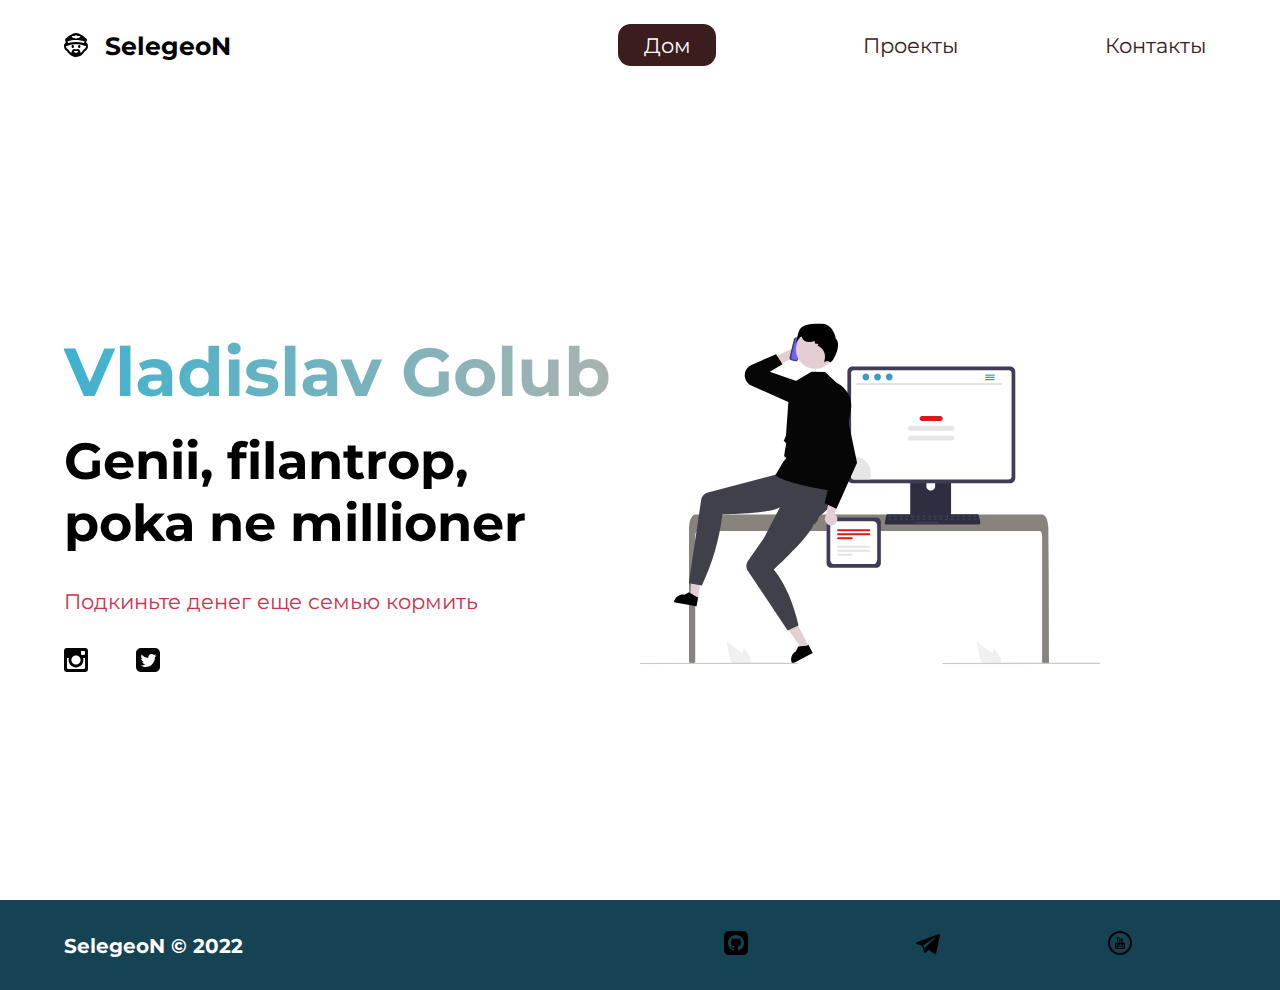
<file: index.html>
<!DOCTYPE html>
<html lang="ru">
    <head>
        <meta charset="UTF-8">
        <meta http-equiv="X-UA-Compatible" content="IE=edge">
        <meta name="viewport" content="width=device-width, initial-scale=1.0">
        <meta name="description" content="Ну приветики зайчики!)">
        <meta name="robots" content="index,follow">
        <link rel="icon" href="icons/iconmonstr-car-4.svg">
        <link rel="stylesheet" href="styles/style.css">
        <link rel="preconnect" href="https://fonts.googleapis.com">
        <link rel="preconnect" href="https://fonts.gstatic.com" crossorigin>
        <link href="https://fonts.googleapis.com/css2?family=Montserrat:wght@100&display=swap" rel="stylesheet">
    </head>
    <body>
        <header class="main-head">
            <nav>
                <div class="logo">
                    <img src="icons/iconmonstr-airport-20.svg" alt="captainlook">
                    <h1>SelegeoN</h1>
                </div>
                <ul>
                    <li>
                        <a class="active" href="index.html">Дом</a>
                    </li>
                    <li>
                        <a href="projects/index.html">Проекты</a>
                    </li>
                    <li>
                        <a href="contact/index.html">Контакты</a>
                    </li>
                </ul>
            </nav>
        </header>
        <section class="intro">
            <div class="intro-text">
                <h2>
                    Vladislav Golub
                </h2>
                <h3>
                    Genii, filantrop, <br> poka ne millioner
                </h3>
                <p>Подкиньте денег еще семью кормить
                </p>
                <div class="intro-social">
                    <a target="_blank" href="https://www.twitch.tv/n3koglai">
                        <img src="icons/iconmonstr-instagram-6.svg" alt="inst">
                    </a>
                    <!-- Добавить лого -->
                    <a target="_blank" href="https://twitter.com/elonmusk">
                        <img src="icons/iconmonstr-twitter-3.svg" alt="twitter">
                    </a>
                </div>
            </div>
            <div class="intro-images">
                <svg width="811" height="600" viewBox="0 0 811 600" fill="none" xmlns="http://www.w3.org/2000/svg">
                    <g id="undraw_on_the_office_re_cxds 1" clip-path="url(#clip0_1_2)">
                    <path id="Vector" d="M707.724 374.684C707.724 369.324 705.924 364.975 703.714 364.965H101.224C99.0036 364.975 97.2136 369.324 97.2036 374.684V595.327C97.2037 595.825 97.0185 596.305 96.6842 596.674C96.3498 597.042 95.8902 597.273 95.3949 597.321C93.7778 597.476 92.1607 597.621 90.5436 597.755C90.5036 597.755 90.4636 597.764 90.4236 597.764C89.5436 597.844 88.6636 597.904 87.7836 597.975H87.7736C87.321 597.138 86.8735 596.293 86.4314 595.442C86.2818 595.155 86.2037 594.836 86.2036 594.513V362.074C86.2036 360.594 86.2636 359.105 86.3636 357.635C86.5064 355.616 86.7567 353.606 87.1136 351.615C88.8036 342.325 92.6236 336.035 96.9636 336.015H707.964C708.597 336.019 709.223 336.151 709.804 336.404C710.656 336.782 711.427 337.322 712.074 337.994C712.951 338.906 713.701 339.932 714.304 341.044C716.444 344.814 717.974 350.434 718.514 356.974C718.514 357.034 718.524 357.094 718.524 357.154C718.664 358.775 718.734 360.424 718.724 362.074L718.864 383.504L718.954 396.284L719.224 436.384L719.324 450.624L719.764 596.824C719.764 597.355 719.553 597.864 719.178 598.239C718.803 598.614 718.294 598.824 717.764 598.824H709.724C709.193 598.824 708.684 598.614 708.309 598.239C707.934 597.864 707.724 597.355 707.724 596.824V374.684Z" fill="#88847D"/>
                    <path id="Vector_2" d="M544.008 235.739H479.088C478.17 235.74 477.29 236.106 476.641 236.756C475.993 237.407 475.629 238.288 475.63 239.206V341.76H547.475V239.206C547.475 238.751 547.386 238.3 547.212 237.879C547.038 237.458 546.782 237.076 546.46 236.754C546.138 236.432 545.756 236.176 545.335 236.002C544.914 235.828 544.463 235.739 544.008 235.739ZM511.766 294.008C509.736 293.999 507.792 293.188 506.356 291.753C504.921 290.317 504.11 288.373 504.101 286.343V274.514C504.103 272.482 504.912 270.535 506.349 269.099C507.786 267.663 509.735 266.857 511.766 266.857C513.798 266.857 515.747 267.663 517.184 269.099C518.621 270.535 519.43 272.482 519.432 274.514V286.343C519.423 288.373 518.612 290.317 517.177 291.753C515.741 293.188 513.797 293.999 511.766 294.008Z" fill="#2F2E41"/>
                    <path id="Vector_3" d="M475.407 338.479V348.374C475.408 348.886 475.612 349.378 475.975 349.74C476.337 350.103 476.829 350.307 477.341 350.308H545.764C546.276 350.306 546.766 350.101 547.129 349.739C547.491 349.377 547.696 348.886 547.698 348.374V338.479H475.407Z" fill="#3F3D56"/>
                    <path id="Vector_4" d="M651.508 75.6926H374.003C371.619 75.6964 369.334 76.6452 367.648 78.331C365.962 80.0169 365.013 82.3024 365.009 84.6866V271.948C365.012 274.333 365.96 276.619 367.646 278.305C369.332 279.991 371.619 280.94 374.003 280.942H651.508C653.893 280.94 656.179 279.991 657.866 278.305C659.552 276.619 660.5 274.333 660.502 271.948V84.6866C660.499 82.3024 659.55 80.0169 657.864 78.331C656.178 76.6452 653.892 75.6964 651.508 75.6926Z" fill="#3F3D56"/>
                    <path id="Vector_5" d="M649.192 82.1888H376.322C375.045 82.1916 373.822 82.7006 372.92 83.6042C372.019 84.5078 371.512 85.7322 371.512 87.0088V269.629C371.514 270.904 372.022 272.126 372.923 273.028C373.825 273.929 375.047 274.437 376.322 274.439H649.192C650.467 274.437 651.689 273.929 652.591 273.028C653.492 272.126 654 270.904 654.002 269.629V87.0088C654.002 85.7322 653.495 84.5078 652.594 83.6042C651.692 82.7006 650.469 82.1916 649.192 82.1888Z" fill="white"/>
                    <path id="Vector_6" d="M596.042 353.751H433.699C433.254 353.751 432.816 353.652 432.414 353.461C432.013 353.27 431.66 352.991 431.38 352.646C431.1 352.301 430.9 351.898 430.796 351.466C430.691 351.034 430.685 350.584 430.776 350.15L433.295 338.186C433.439 337.516 433.807 336.916 434.338 336.485C434.87 336.054 435.533 335.817 436.217 335.815H593.523C594.207 335.817 594.87 336.054 595.402 336.485C595.933 336.916 596.301 337.516 596.445 338.186L598.964 350.15C599.055 350.584 599.049 351.034 598.944 351.466C598.84 351.898 598.64 352.301 598.36 352.646C598.08 352.991 597.727 353.27 597.326 353.461C596.925 353.652 596.486 353.751 596.041 353.751H596.042Z" fill="#2F2E41"/>
                    <path id="Vector_7" d="M441.882 337.969H437.858C437.589 337.969 437.37 338.187 437.37 338.457V340.481C437.37 340.75 437.589 340.969 437.858 340.969H441.882C442.152 340.969 442.37 340.75 442.37 340.481V338.457C442.37 338.187 442.152 337.969 441.882 337.969Z" fill="#3F3D56"/>
                    <path id="Vector_8" d="M451.882 337.969H447.858C447.589 337.969 447.37 338.187 447.37 338.457V340.481C447.37 340.75 447.589 340.969 447.858 340.969H451.882C452.152 340.969 452.37 340.75 452.37 340.481V338.457C452.37 338.187 452.152 337.969 451.882 337.969Z" fill="#3F3D56"/>
                    <path id="Vector_9" d="M461.882 337.969H457.858C457.589 337.969 457.37 338.187 457.37 338.457V340.481C457.37 340.75 457.589 340.969 457.858 340.969H461.882C462.152 340.969 462.37 340.75 462.37 340.481V338.457C462.37 338.187 462.152 337.969 461.882 337.969Z" fill="#3F3D56"/>
                    <path id="Vector_10" d="M471.882 337.969H467.858C467.589 337.969 467.37 338.187 467.37 338.457V340.481C467.37 340.75 467.589 340.969 467.858 340.969H471.882C472.152 340.969 472.37 340.75 472.37 340.481V338.457C472.37 338.187 472.152 337.969 471.882 337.969Z" fill="#3F3D56"/>
                    <path id="Vector_11" d="M481.882 337.969H477.858C477.589 337.969 477.37 338.187 477.37 338.457V340.481C477.37 340.75 477.589 340.969 477.858 340.969H481.882C482.152 340.969 482.37 340.75 482.37 340.481V338.457C482.37 338.187 482.152 337.969 481.882 337.969Z" fill="#3F3D56"/>
                    <path id="Vector_12" d="M491.882 337.969H487.858C487.589 337.969 487.37 338.187 487.37 338.457V340.481C487.37 340.75 487.589 340.969 487.858 340.969H491.882C492.152 340.969 492.37 340.75 492.37 340.481V338.457C492.37 338.187 492.152 337.969 491.882 337.969Z" fill="#3F3D56"/>
                    <path id="Vector_13" d="M501.882 337.969H497.858C497.589 337.969 497.37 338.187 497.37 338.457V340.481C497.37 340.75 497.589 340.969 497.858 340.969H501.882C502.152 340.969 502.37 340.75 502.37 340.481V338.457C502.37 338.187 502.152 337.969 501.882 337.969Z" fill="#3F3D56"/>
                    <path id="Vector_14" d="M511.882 337.969H507.858C507.589 337.969 507.37 338.187 507.37 338.457V340.481C507.37 340.75 507.589 340.969 507.858 340.969H511.882C512.152 340.969 512.37 340.75 512.37 340.481V338.457C512.37 338.187 512.152 337.969 511.882 337.969Z" fill="#3F3D56"/>
                    <path id="Vector_15" d="M521.882 337.969H517.858C517.589 337.969 517.37 338.187 517.37 338.457V340.481C517.37 340.75 517.589 340.969 517.858 340.969H521.882C522.152 340.969 522.37 340.75 522.37 340.481V338.457C522.37 338.187 522.152 337.969 521.882 337.969Z" fill="#3F3D56"/>
                    <path id="Vector_16" d="M531.882 337.969H527.858C527.589 337.969 527.37 338.187 527.37 338.457V340.481C527.37 340.75 527.589 340.969 527.858 340.969H531.882C532.152 340.969 532.37 340.75 532.37 340.481V338.457C532.37 338.187 532.152 337.969 531.882 337.969Z" fill="#3F3D56"/>
                    <path id="Vector_17" d="M541.882 337.969H537.858C537.589 337.969 537.37 338.187 537.37 338.457V340.481C537.37 340.75 537.589 340.969 537.858 340.969H541.882C542.152 340.969 542.37 340.75 542.37 340.481V338.457C542.37 338.187 542.152 337.969 541.882 337.969Z" fill="#3F3D56"/>
                    <path id="Vector_18" d="M551.882 337.969H547.858C547.589 337.969 547.37 338.187 547.37 338.457V340.481C547.37 340.75 547.589 340.969 547.858 340.969H551.882C552.152 340.969 552.37 340.75 552.37 340.481V338.457C552.37 338.187 552.152 337.969 551.882 337.969Z" fill="#3F3D56"/>
                    <path id="Vector_19" d="M561.882 337.969H557.858C557.589 337.969 557.37 338.187 557.37 338.457V340.481C557.37 340.75 557.589 340.969 557.858 340.969H561.882C562.152 340.969 562.37 340.75 562.37 340.481V338.457C562.37 338.187 562.152 337.969 561.882 337.969Z" fill="#3F3D56"/>
                    <path id="Vector_20" d="M571.882 337.969H567.858C567.589 337.969 567.37 338.187 567.37 338.457V340.481C567.37 340.75 567.589 340.969 567.858 340.969H571.882C572.152 340.969 572.37 340.75 572.37 340.481V338.457C572.37 338.187 572.152 337.969 571.882 337.969Z" fill="#3F3D56"/>
                    <path id="Vector_21" d="M581.882 337.969H577.858C577.589 337.969 577.37 338.187 577.37 338.457V340.481C577.37 340.75 577.589 340.969 577.858 340.969H581.882C582.152 340.969 582.37 340.75 582.37 340.481V338.457C582.37 338.187 582.152 337.969 581.882 337.969Z" fill="#3F3D56"/>
                    <path id="Vector_22" d="M591.882 337.969H587.858C587.589 337.969 587.37 338.187 587.37 338.457V340.481C587.37 340.75 587.589 340.969 587.858 340.969H591.882C592.152 340.969 592.37 340.75 592.37 340.481V338.457C592.37 338.187 592.152 337.969 591.882 337.969Z" fill="#3F3D56"/>
                    <path id="Vector_23" d="M441.764 342.969H437.74C437.471 342.969 437.252 343.187 437.252 343.457V345.481C437.252 345.75 437.471 345.969 437.74 345.969H441.764C442.033 345.969 442.252 345.75 442.252 345.481V343.457C442.252 343.187 442.033 342.969 441.764 342.969Z" fill="#3F3D56"/>
                    <path id="Vector_24" d="M451.764 342.969H447.74C447.471 342.969 447.252 343.187 447.252 343.457V345.481C447.252 345.75 447.471 345.969 447.74 345.969H451.764C452.033 345.969 452.252 345.75 452.252 345.481V343.457C452.252 343.187 452.033 342.969 451.764 342.969Z" fill="#3F3D56"/>
                    <path id="Vector_25" d="M461.764 342.969H457.74C457.471 342.969 457.252 343.187 457.252 343.457V345.481C457.252 345.75 457.471 345.969 457.74 345.969H461.764C462.033 345.969 462.252 345.75 462.252 345.481V343.457C462.252 343.187 462.033 342.969 461.764 342.969Z" fill="#3F3D56"/>
                    <path id="Vector_26" d="M471.764 342.969H467.74C467.471 342.969 467.252 343.187 467.252 343.457V345.481C467.252 345.75 467.471 345.969 467.74 345.969H471.764C472.033 345.969 472.252 345.75 472.252 345.481V343.457C472.252 343.187 472.033 342.969 471.764 342.969Z" fill="#3F3D56"/>
                    <path id="Vector_27" d="M481.764 342.969H477.74C477.471 342.969 477.252 343.187 477.252 343.457V345.481C477.252 345.75 477.471 345.969 477.74 345.969H481.764C482.033 345.969 482.252 345.75 482.252 345.481V343.457C482.252 343.187 482.033 342.969 481.764 342.969Z" fill="#3F3D56"/>
                    <path id="Vector_28" d="M491.764 342.969H487.74C487.471 342.969 487.252 343.187 487.252 343.457V345.481C487.252 345.75 487.471 345.969 487.74 345.969H491.764C492.033 345.969 492.252 345.75 492.252 345.481V343.457C492.252 343.187 492.033 342.969 491.764 342.969Z" fill="#3F3D56"/>
                    <path id="Vector_29" d="M501.764 342.969H497.74C497.471 342.969 497.252 343.187 497.252 343.457V345.481C497.252 345.75 497.471 345.969 497.74 345.969H501.764C502.033 345.969 502.252 345.75 502.252 345.481V343.457C502.252 343.187 502.033 342.969 501.764 342.969Z" fill="#3F3D56"/>
                    <path id="Vector_30" d="M511.764 342.969H507.74C507.471 342.969 507.252 343.187 507.252 343.457V345.481C507.252 345.75 507.471 345.969 507.74 345.969H511.764C512.033 345.969 512.252 345.75 512.252 345.481V343.457C512.252 343.187 512.033 342.969 511.764 342.969Z" fill="#3F3D56"/>
                    <path id="Vector_31" d="M521.764 342.969H517.74C517.47 342.969 517.252 343.187 517.252 343.457V345.481C517.252 345.75 517.47 345.969 517.74 345.969H521.764C522.033 345.969 522.252 345.75 522.252 345.481V343.457C522.252 343.187 522.033 342.969 521.764 342.969Z" fill="#3F3D56"/>
                    <path id="Vector_32" d="M531.764 342.969H527.74C527.47 342.969 527.252 343.187 527.252 343.457V345.481C527.252 345.75 527.47 345.969 527.74 345.969H531.764C532.033 345.969 532.252 345.75 532.252 345.481V343.457C532.252 343.187 532.033 342.969 531.764 342.969Z" fill="#3F3D56"/>
                    <path id="Vector_33" d="M541.764 342.969H537.74C537.47 342.969 537.252 343.187 537.252 343.457V345.481C537.252 345.75 537.47 345.969 537.74 345.969H541.764C542.033 345.969 542.252 345.75 542.252 345.481V343.457C542.252 343.187 542.033 342.969 541.764 342.969Z" fill="#3F3D56"/>
                    <path id="Vector_34" d="M551.764 342.969H547.74C547.47 342.969 547.252 343.187 547.252 343.457V345.481C547.252 345.75 547.47 345.969 547.74 345.969H551.764C552.033 345.969 552.252 345.75 552.252 345.481V343.457C552.252 343.187 552.033 342.969 551.764 342.969Z" fill="#3F3D56"/>
                    <path id="Vector_35" d="M561.764 342.969H557.74C557.47 342.969 557.252 343.187 557.252 343.457V345.481C557.252 345.75 557.47 345.969 557.74 345.969H561.764C562.033 345.969 562.252 345.75 562.252 345.481V343.457C562.252 343.187 562.033 342.969 561.764 342.969Z" fill="#3F3D56"/>
                    <path id="Vector_36" d="M571.764 342.969H567.74C567.47 342.969 567.252 343.187 567.252 343.457V345.481C567.252 345.75 567.47 345.969 567.74 345.969H571.764C572.033 345.969 572.252 345.75 572.252 345.481V343.457C572.252 343.187 572.033 342.969 571.764 342.969Z" fill="#3F3D56"/>
                    <path id="Vector_37" d="M581.764 342.969H577.74C577.47 342.969 577.252 343.187 577.252 343.457V345.481C577.252 345.75 577.47 345.969 577.74 345.969H581.764C582.033 345.969 582.252 345.75 582.252 345.481V343.457C582.252 343.187 582.033 342.969 581.764 342.969Z" fill="#3F3D56"/>
                    <path id="Vector_38" d="M591.764 342.969H587.74C587.47 342.969 587.252 343.187 587.252 343.457V345.481C587.252 345.75 587.47 345.969 587.74 345.969H591.764C592.033 345.969 592.252 345.75 592.252 345.481V343.457C592.252 343.187 592.033 342.969 591.764 342.969Z" fill="#3F3D56"/>
                    <path id="Vector_39" d="M524.764 348.969H485.74C485.471 348.969 485.252 349.187 485.252 349.457V351.481C485.252 351.75 485.471 351.969 485.74 351.969H524.764C525.033 351.969 525.252 351.75 525.252 351.481V349.457C525.252 349.187 525.033 348.969 524.764 348.969Z" fill="#3F3D56"/>
                    <path id="Vector_40" d="M630.399 581.986L622.689 569.596L621.149 576.677C620.879 577.917 620.609 579.177 620.359 580.427C618.169 578.556 615.839 576.826 613.56 575.167C606.56 570.086 599.563 565 592.569 559.906L594.759 572.606C596.109 580.427 597.52 588.407 600.859 595.556C601.229 596.367 601.629 597.167 602.06 597.947H634.6C634.861 597.222 635.042 596.471 635.14 595.706C635.148 595.657 635.151 595.607 635.149 595.556C635.66 590.706 632.979 586.136 630.399 581.986Z" fill="#F0F0F0"/>
                    <path id="Vector_41" d="M190.399 581.986L182.689 569.596L181.149 576.677C180.879 577.917 180.609 579.177 180.359 580.427C178.169 578.556 175.839 576.826 173.56 575.167C166.56 570.086 159.563 565 152.569 559.906L154.759 572.606C156.109 580.427 157.52 588.407 160.859 595.556C161.229 596.367 161.629 597.167 162.06 597.947H194.6C194.861 597.222 195.042 596.471 195.14 595.706C195.148 595.657 195.151 595.607 195.149 595.556C195.66 590.706 192.979 586.136 190.399 581.986Z" fill="#F0F0F0"/>
                    <path id="Vector_42" d="M808.941 599.301L533.191 599.609C532.875 599.609 532.572 599.483 532.349 599.26C532.125 599.037 532 598.734 532 598.418C532 598.102 532.125 597.799 532.349 597.576C532.572 597.353 532.875 597.227 533.191 597.227L808.941 596.92C809.256 596.92 809.559 597.046 809.783 597.269C810.006 597.492 810.131 597.795 810.131 598.111C810.131 598.427 810.006 598.729 809.783 598.953C809.559 599.176 809.256 599.301 808.941 599.301Z" fill="#CACACA"/>
                    <path id="Vector_43" d="M635.475 107.35H380.152C379.886 107.344 379.634 107.234 379.448 107.045C379.263 106.855 379.159 106.6 379.159 106.334C379.159 106.069 379.263 105.814 379.448 105.624C379.634 105.435 379.886 105.325 380.152 105.319H635.475C635.741 105.325 635.993 105.435 636.179 105.624C636.364 105.814 636.468 106.069 636.468 106.334C636.468 106.6 636.364 106.855 636.179 107.045C635.993 107.234 635.741 107.344 635.475 107.35Z" fill="#CACACA"/>
                    <path id="Vector_44" d="M397.532 100.135C400.818 100.135 403.482 97.4114 403.482 94.0519C403.482 90.6923 400.818 87.9688 397.532 87.9688C394.246 87.9688 391.582 90.6923 391.582 94.0519C391.582 97.4114 394.246 100.135 397.532 100.135Z" fill="#3A9BC5"/>
                    <path id="Vector_45" d="M418.088 100.135C421.374 100.135 424.039 97.4114 424.039 94.0519C424.039 90.6923 421.374 87.9688 418.088 87.9688C414.802 87.9688 412.138 90.6923 412.138 94.0519C412.138 97.4114 414.802 100.135 418.088 100.135Z" fill="#3A9BC5"/>
                    <path id="Vector_46" d="M438.644 100.135C441.93 100.135 444.595 97.4114 444.595 94.0519C444.595 90.6923 441.93 87.9688 438.644 87.9688C435.358 87.9688 432.694 90.6923 432.694 94.0519C432.694 97.4114 435.358 100.135 438.644 100.135Z" fill="#3A9BC5"/>
                    <path id="Vector_47" d="M623.099 89.4766H608.497C608.207 89.4823 607.932 89.6014 607.729 89.8081C607.527 90.0148 607.413 90.2927 607.413 90.5822C607.413 90.8717 607.527 91.1496 607.729 91.3563C607.932 91.563 608.207 91.682 608.497 91.6878H623.099C623.388 91.682 623.664 91.563 623.866 91.3563C624.069 91.1496 624.183 90.8717 624.183 90.5822C624.183 90.2927 624.069 90.0148 623.866 89.8081C623.664 89.6014 623.388 89.4823 623.099 89.4766Z" fill="#3A9BC5"/>
                    <path id="Vector_48" d="M623.099 93.6268H608.497C608.207 93.6325 607.932 93.7516 607.729 93.9583C607.527 94.165 607.413 94.4429 607.413 94.7324C607.413 95.0219 607.527 95.2998 607.729 95.5065C607.932 95.7132 608.207 95.8323 608.497 95.838H623.099C623.388 95.8323 623.664 95.7132 623.866 95.5065C624.069 95.2998 624.183 95.0219 624.183 94.7324C624.183 94.4429 624.069 94.165 623.866 93.9583C623.664 93.7516 623.388 93.6325 623.099 93.6268Z" fill="#3A9BC5"/>
                    <path id="Vector_49" d="M623.099 97.7715H608.497C608.207 97.7773 607.932 97.8963 607.729 98.103C607.527 98.3097 607.413 98.5877 607.413 98.8771C607.413 99.1666 607.527 99.4445 607.729 99.6513C607.932 99.858 608.207 99.977 608.497 99.9828H623.099C623.388 99.977 623.664 99.858 623.866 99.6513C624.069 99.4445 624.183 99.1666 624.183 98.8771C624.183 98.5877 624.069 98.3097 623.866 98.103C623.664 97.8963 623.388 97.7773 623.099 97.7715Z" fill="#3A9BC5"/>
                    <path id="Vector_50" d="M528.428 162.668H496.524C494.128 162.668 492.185 164.61 492.185 167.007C492.185 169.403 494.128 171.346 496.524 171.346H528.428C530.825 171.346 532.767 169.403 532.767 167.007C532.767 164.61 530.825 162.668 528.428 162.668Z" fill="#DA1919"/>
                    <path id="Vector_51" d="M549.039 180.024H475.914C473.518 180.024 471.575 181.966 471.575 184.363C471.575 186.759 473.518 188.702 475.914 188.702H549.039C551.435 188.702 553.378 186.759 553.378 184.363C553.378 181.966 551.435 180.024 549.039 180.024Z" fill="#E6E6E6"/>
                    <path id="Vector_52" d="M549.039 197.379H475.914C473.518 197.379 471.575 199.322 471.575 201.718C471.575 204.115 473.518 206.057 475.914 206.057H549.039C551.435 206.057 553.378 204.115 553.378 201.718C553.378 199.322 551.435 197.379 549.039 197.379Z" fill="#E6E6E6"/>
                    <path id="Vector_53" d="M406.252 263.969C406.258 267.543 405.621 271.09 404.372 274.439H376.322C375.047 274.437 373.825 273.929 372.923 273.028C372.022 272.126 371.514 270.904 371.512 269.629V234.349C373.079 234.095 374.664 233.968 376.252 233.969C380.192 233.969 384.093 234.744 387.733 236.252C391.373 237.76 394.68 239.969 397.466 242.755C400.252 245.541 402.461 248.848 403.969 252.488C405.476 256.128 406.252 260.029 406.252 263.969Z" fill="#E6E6E6"/>
                    <g id="rightleg">
                    <path id="Vector_54" d="M101.479 483.961L88.516 481.633L91.326 430.523L110.459 433.959L101.479 483.961Z" fill="#E3CFD2"/>
                    <path id="Vector_55" d="M99.5075 497.566L59.6435 490.408L59.734 489.904C60.4731 485.789 62.8165 482.136 66.2487 479.748C69.6809 477.361 73.9208 476.435 78.0359 477.173L78.0369 477.173L86.3104 472.956L98.9045 480.921L102.384 481.546L99.5075 497.566Z" fill="black"/>
                    <path id="Vector_56" d="M350.908 291.862C350.488 304.012 324.648 336.792 311.058 341.492C308.748 342.292 307.398 342.732 307.398 342.732L302.668 341.302L245.388 323.972C235.358 329.872 205.438 332.872 180.888 334.372C161.348 335.562 145.198 335.802 145.198 335.802C139.434 379.643 128.073 421.58 108.908 460.862L85.9082 456.862L107.637 310.542C108.106 307.382 109.493 304.43 111.626 302.052C113.759 299.674 116.544 297.976 119.635 297.167L275.938 256.282C275.938 256.282 284.558 254.722 302.738 263.492C332.668 277.932 351.208 283.022 350.908 291.862Z" fill="#40404A"/>
                    </g>
                    <g id="leftleg">
                    <path id="Vector_57" d="M297.161 567.951L285.481 574.036L256.449 531.879L273.689 522.897L297.161 567.951Z" fill="#E3CFD2"/>
                    <path id="Vector_58" d="M303.922 579.922L268.003 598.636L267.767 598.182C265.835 594.474 265.455 590.15 266.711 586.163C267.966 582.175 270.755 578.849 274.462 576.917L274.463 576.916L278.43 568.52L293.266 567.12L296.401 565.486L303.922 579.922Z" fill="black"/>
                    <path id="Vector_59" d="M321.042 289.511C326.284 300.48 318.515 341.491 308.635 351.939L306.013 353.723L305.126 354.185C299.199 374.233 235.597 432.869 235.597 432.869C257.08 460.237 270.47 493.886 279.013 531.296L259.927 540.113L190.001 435.723C188.169 432.989 187.208 429.764 187.244 426.473C187.28 423.182 188.312 419.98 190.203 417.286L218.73 376.651L265.213 286.611C298.429 285.587 317.223 281.533 321.042 289.511Z" fill="#40404A"/>
                    </g>
                    <path id="Vector_60" d="M349.301 296.129C248.908 280.862 239.761 267.132 238.78 267.377L237.908 267.593L252.453 243.009L257.788 236.707L253.685 233.774L255.313 221.59C256.583 216.655 257.611 210.842 257.063 210.063C255.931 208.811 253.413 206.533 253.388 206.51L253.064 206.218L256.845 197.396L261.908 126.862L274.963 100.836L301.908 84.8621L325.658 85.1496L346.53 104.509C355.392 108.772 362.599 115.839 367.035 124.615C371.47 133.391 372.887 143.385 371.064 153.047L360.462 209.046L356.562 237.909L362.926 244.272L358.966 248.232L356.612 261.716L359.023 276.987C360.908 290.862 352.527 291.689 351.908 291.862C351.871 291.873 350.051 296.639 349.974 296.639C349.781 296.639 349.765 296.2 349.301 296.129Z" fill="#070606"/>
                    <g id="lefthand">
                    <path id="Vector_61" d="M415.873 430.015H336.384C334.253 430.012 332.211 429.165 330.705 427.659C329.198 426.152 328.351 424.11 328.349 421.98V349.251C328.351 347.12 329.198 345.078 330.705 343.572C332.211 342.065 334.253 341.218 336.384 341.215H415.873C418.003 341.218 420.046 342.065 421.552 343.572C423.058 345.078 423.906 347.12 423.908 349.251V421.98C423.906 424.11 423.058 426.152 421.552 427.659C420.046 429.165 418.003 430.012 415.873 430.015Z" fill="#3F3D56"/>
                    <path id="Vector_62" d="M410.286 423.318H341.971C340.08 423.316 338.266 422.563 336.929 421.226C335.591 419.888 334.839 418.075 334.837 416.184V355.047C334.839 353.155 335.591 351.342 336.929 350.004C338.266 348.667 340.08 347.914 341.971 347.912H410.286C412.177 347.914 413.99 348.667 415.328 350.004C416.665 351.342 417.418 353.155 417.42 355.047V416.184C417.418 418.075 416.665 419.888 415.328 421.226C413.99 422.563 412.177 423.316 410.286 423.318Z" fill="white"/>
                    <path id="Vector_63" d="M403.471 365.712H376.128H348.786C348.313 365.712 347.859 365.524 347.525 365.189C347.19 364.855 347.003 364.401 347.003 363.928C347.003 363.455 347.19 363.002 347.525 362.667C347.859 362.333 348.313 362.145 348.786 362.145H403.471C403.944 362.145 404.397 362.333 404.732 362.667C405.066 363.002 405.254 363.455 405.254 363.928C405.254 364.401 405.066 364.855 404.732 365.189C404.397 365.524 403.944 365.712 403.471 365.712Z" fill="#DA1919"/>
                    <path id="Vector_64" d="M403.471 372.759H348.786C348.313 372.759 347.859 372.571 347.525 372.237C347.19 371.902 347.002 371.448 347.002 370.975C347.002 370.502 347.19 370.049 347.525 369.714C347.859 369.38 348.313 369.192 348.786 369.192H403.471C403.944 369.192 404.397 369.38 404.732 369.714C405.066 370.049 405.254 370.502 405.254 370.975C405.254 371.448 405.066 371.902 404.732 372.237C404.397 372.571 403.944 372.759 403.471 372.759Z" fill="#DA1919"/>
                    <path id="Vector_65" d="M372.49 379.806H348.786C348.313 379.806 347.859 379.618 347.525 379.284C347.19 378.949 347.002 378.496 347.002 378.023C347.002 377.55 347.19 377.096 347.525 376.762C347.859 376.427 348.313 376.239 348.786 376.239H372.49C372.964 376.239 373.417 376.427 373.752 376.762C374.086 377.096 374.274 377.55 374.274 378.023C374.274 378.496 374.086 378.949 373.752 379.284C373.417 379.618 372.964 379.806 372.49 379.806Z" fill="#DA1919"/>
                    <path id="Vector_66" d="M403.471 394.566H348.786C348.313 394.566 347.859 394.378 347.525 394.044C347.19 393.709 347.003 393.255 347.003 392.782C347.003 392.309 347.19 391.856 347.525 391.521C347.859 391.187 348.313 390.999 348.786 390.999H403.471C403.944 390.999 404.397 391.187 404.732 391.521C405.066 391.856 405.254 392.309 405.254 392.782C405.254 393.255 405.066 393.709 404.732 394.044C404.397 394.378 403.944 394.566 403.471 394.566Z" fill="#E4E4E4"/>
                    <path id="Vector_67" d="M403.471 401.613H348.786C348.551 401.614 348.319 401.568 348.102 401.479C347.885 401.389 347.688 401.258 347.522 401.092C347.356 400.927 347.224 400.73 347.134 400.513C347.044 400.297 346.998 400.064 346.998 399.83C346.998 399.595 347.044 399.363 347.134 399.146C347.224 398.929 347.356 398.733 347.522 398.567C347.688 398.401 347.885 398.27 348.102 398.181C348.319 398.091 348.551 398.046 348.786 398.046H403.471C403.944 398.046 404.397 398.234 404.732 398.569C405.066 398.903 405.254 399.357 405.254 399.83C405.254 400.303 405.066 400.756 404.732 401.091C404.397 401.425 403.944 401.613 403.471 401.613Z" fill="#E4E4E4"/>
                    <path id="Vector_68" d="M372.49 408.661H348.786C348.313 408.661 347.859 408.473 347.525 408.138C347.19 407.804 347.002 407.35 347.002 406.877C347.002 406.404 347.19 405.95 347.525 405.616C347.859 405.281 348.313 405.093 348.786 405.093H372.49C372.964 405.093 373.417 405.281 373.752 405.616C374.086 405.95 374.274 406.404 374.274 406.877C374.274 407.35 374.086 407.804 373.752 408.138C373.417 408.473 372.964 408.661 372.49 408.661Z" fill="#E4E4E4"/>
                    <path id="Vector_69" d="M344.03 351.804C345.177 350.684 346.064 349.327 346.629 347.827C347.194 346.328 347.423 344.722 347.301 343.124C347.178 341.526 346.707 339.975 345.92 338.579C345.133 337.183 344.049 335.976 342.745 335.044L353.758 297.678L334.397 303.59L326.908 338.168C325.487 340.462 324.958 343.197 325.419 345.855C325.881 348.514 327.302 350.91 329.412 352.591C331.523 354.272 334.177 355.121 336.871 354.975C339.565 354.83 342.113 353.702 344.03 351.804V351.804Z" fill="#E3CFD2"/>
                    <path id="Vector_70" d="M345.818 325.877L324.891 316.49L341.678 246.78L310.416 170.894C308.871 167.143 308.171 163.097 308.365 159.045C308.559 154.993 309.643 151.033 311.539 147.447C313.436 143.861 316.098 140.736 319.338 138.294C322.578 135.853 326.316 134.155 330.286 133.32C337.459 131.821 344.933 133.228 351.069 137.233C357.205 141.238 361.502 147.514 363.017 154.683L382.029 245.15L345.818 325.877Z" fill="#070606"/>
                    </g>
                    <g id="righthand">
                    <path id="Vector_71" d="M236.396 59.0006L244.959 72.3834L275.507 57.2392L291.213 52.4371C293.254 51.8132 295.095 50.6647 296.552 49.1064C298.01 47.5481 299.033 45.6345 299.519 43.5569C300.006 41.4793 299.938 39.3105 299.324 37.2671C298.709 35.2237 297.569 33.3774 296.018 31.9126C293.719 29.742 290.666 28.5495 287.504 28.5869C284.342 28.6243 281.319 29.8886 279.072 32.1129L265.892 45.1587L236.396 59.0006Z" fill="#E3CFD2"/>
                    <path id="Vector_72" d="M250.847 71.7597L239.43 53.9158L196.141 72.9608C193.033 74.3284 190.33 76.4761 188.296 79.1954C186.262 81.9148 184.964 85.1137 184.53 88.482C183.995 92.6351 184.796 96.8509 186.818 100.518C188.84 104.185 191.977 107.113 195.774 108.877L264.782 139.91C269.545 142.122 274.984 142.385 279.938 140.641C284.892 138.897 288.968 135.286 291.295 130.578C292.547 128.045 293.251 125.278 293.362 122.456C293.473 119.633 292.989 116.819 291.941 114.196C290.892 111.573 289.304 109.201 287.278 107.232C285.252 105.264 282.834 103.745 280.182 102.773L228.417 84.8533L250.847 71.7597Z" fill="#070606"/>
                    <path id="Vector_73" d="M263.188 59.5938L270.838 27.7802C271.101 26.6921 271.785 25.7526 272.739 25.168C273.694 24.5835 274.842 24.4014 275.93 24.662L282.864 26.3291C283.952 26.592 284.892 27.2758 285.476 28.2306C286.061 29.1853 286.243 30.3329 285.982 31.4216L278.333 63.2352C278.07 64.3233 277.386 65.2628 276.431 65.8474C275.477 66.432 274.329 66.614 273.24 66.3534L266.307 64.6863C265.219 64.4234 264.279 63.7396 263.695 62.7848C263.11 61.8301 262.928 60.6825 263.188 59.5938Z" fill="#3F3D56"/>
                    <path id="Vector_74" d="M276.352 26.4797C275.765 26.3393 275.146 26.4374 274.632 26.7524C274.117 27.0675 273.749 27.5737 273.607 28.1601L265.958 59.9736C265.817 60.5603 265.916 61.1787 266.231 61.6932C266.546 62.2077 267.052 62.5762 267.638 62.7179L274.572 64.385C275.159 64.5254 275.777 64.4273 276.291 64.1123C276.806 63.7973 277.174 63.291 277.316 62.7047L284.966 30.8911C285.106 30.3044 285.008 29.686 284.693 29.1715C284.378 28.657 283.871 28.2885 283.285 28.1468L276.352 26.4797Z" fill="#6C63FF"/>
                    </g>
                    <path id="Vector_75" d="M308.432 79.6565C327.186 79.6565 342.389 64.4532 342.389 45.6989C342.389 26.9447 327.186 11.7414 308.432 11.7414C289.678 11.7414 274.474 26.9447 274.474 45.6989C274.474 64.4532 289.678 79.6565 308.432 79.6565Z" fill="#E3CFD2"/>
                    <path id="Vector_76" d="M324.095 68.4042L325.317 61.5263C326.069 56.9651 325.288 52.2835 323.096 48.2133C320.905 44.1432 317.426 40.914 313.205 39.0306L312.156 38.5233L313.02 38.0614C313.295 37.9145 313.51 37.6759 313.627 37.3872C313.745 37.0985 313.757 36.7779 313.663 36.4809C313.568 36.1838 313.373 35.9292 313.111 35.7612C312.848 35.5932 312.535 35.5223 312.226 35.5609L311.244 35.683C310.575 35.7649 309.897 35.6516 309.291 35.3567C308.685 35.0618 308.177 34.598 307.829 34.021C307.48 33.4441 307.306 32.7788 307.327 32.1052C307.349 31.4316 307.564 30.7784 307.948 30.2245C304.558 31.6291 300.941 32.4069 297.273 32.5199C291.965 32.4799 287.353 29.8925 285.524 25.9276C285.078 24.9419 284.804 23.8874 284.713 22.8095C279.106 25.0189 276.083 31.642 276.052 31.7113L274.394 35.4105L275.103 31.4193C275.125 31.2977 277.295 19.2099 280.442 11.7103C283.825 3.64685 297.909 -0.603153 319.066 0.0692066C339.732 0.718617 344.316 24.2811 344.71 26.5609C350.581 32.2098 348.448 42.9052 346.642 48.8041C343.718 58.3573 337.947 67.8632 334.767 68.3636C334.483 68.4171 334.189 68.3851 333.922 68.2717C333.656 68.1583 333.429 67.9686 333.27 67.7264C332.952 67.2203 332.529 66.7876 332.031 66.4569C331.533 66.1262 330.971 65.905 330.381 65.808C327.811 65.4427 325.159 67.5492 325.133 67.5702L324.095 68.4042Z" fill="black"/>
                    <path id="Vector_77" d="M276.941 599.301L1.19066 599.609C0.875467 599.608 0.573504 599.482 0.350952 599.259C0.1284 599.036 0.00341797 598.733 0.00341797 598.418C0.00341797 598.103 0.1284 597.801 0.350952 597.577C0.573504 597.354 0.875467 597.228 1.19066 597.227L276.941 596.92C277.256 596.92 277.559 597.046 277.783 597.269C278.006 597.492 278.131 597.795 278.131 598.111C278.131 598.427 278.006 598.729 277.783 598.953C277.559 599.176 277.256 599.301 276.941 599.301Z" fill="#CACACA"/>
                    </g>
                    <defs>
                    <clipPath id="clip0_1_2">
                    <rect width="810.131" height="599.609" fill="white"/>
                    </clipPath>
                    </defs>
                    </svg>
                <img src="img/Vector 1.svg" alt="" class="splash">
            </div>
        </section>
        <footer><h4>
            SelegeoN &copy; 2022</h4>
            <ul>
                <li>
                    <a target="_blank" href="https://github.com/SelegeoN"><img src="icons/iconmonstr-github-3.svg" alt="git"></a>
                </li>
                <li>
                    <a target="_blank" href="https://t.me/selegeon"><img src="icons/iconmonstr-telegram-1.svg" alt="tg"></a>
                </li>
                <li>
                    <a target="_blank" href="https://www.youtube.com/watch?v=dQw4w9WgXcQ"><img src="icons/iconmonstr-youtube-5.svg" alt="yt"></a>
                </li>
            </ul>
        </footer>
    </body>
</html>
</file>
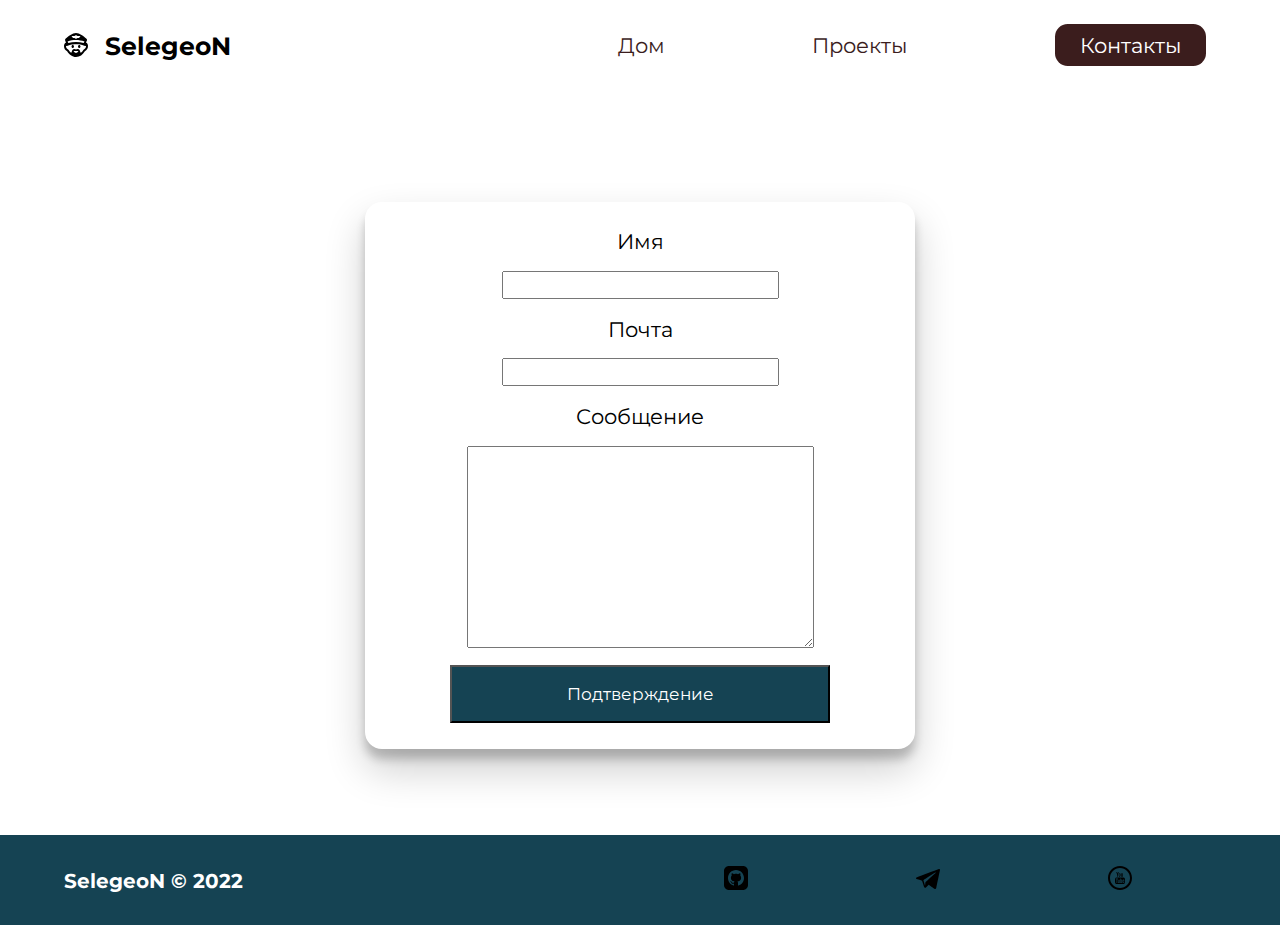
<file: contact/index.html>
<!DOCTYPE html>
<html lang="ru">
    <head>
        <meta charset="UTF-8">
        <meta http-equiv="X-UA-Compatible" content="IE=edge">
        <meta name="viewport" content="width=device-width, initial-scale=1.0">
        <meta name="description" content="Ну приветики зайчики!)">
        <meta name="robots" content="index,follow">
        <link rel="icon" href="../icons/iconmonstr-car-4.svg">
        <link rel="stylesheet" href="../styles/style.css">
        <link rel="preconnect" href="https://fonts.googleapis.com">
        <link rel="preconnect" href="https://fonts.gstatic.com" crossorigin>
        <link href="https://fonts.googleapis.com/css2?family=Montserrat:wght@100&display=swap" rel="stylesheet">
    </head>
    <body>
        <header class="main-head">
            <nav>
                <div class="logo">
                    <img src="../icons/iconmonstr-airport-20.svg" alt="captainlook">
                    <h1>SelegeoN</h1>
                </div>
                <ul>
                    <li>
                        <a href="../index.html">Дом</a>
                    </li>
                    <li>
                        <a  href="../projects/index.html">Проекты</a>
                    </li>
                    <li>
                        <a class="active" href="contact/index.html">Контакты</a>
                    </li>
                </ul>
            </nav>
        </header>
       <section class="form-section">
           <form action="https://formspree.io/f/myyoelye"
  method="POST">
               <label for="name">Имя</label>
               <input type="text" name="name" id="name" required>
               <label for="email">Почта</label>
               <input type="email" name="_replyto" id="email" required>
                <label for="message">Сообщение</label>
                <textarea name="messagfe" id="message" cols="30" rows="10"></textarea>
                <button type="submit">Подтверждение</button>
            </form>
       </section>
       <footer><h4>
        SelegeoN &copy; 2022</h4>
        <ul>
            <li>
                <a target="_blank" href="https://github.com/SelegeoN"><img src="../icons/iconmonstr-github-3.svg" alt="git"></a>
            </li>
            <li>
                <a target="_blank" href="https://t.me/selegeon"><img src="../icons/iconmonstr-telegram-1.svg" alt="tg"></a>
            </li>
            <li>
                <a target="_blank" href="https://www.youtube.com/watch?v=dQw4w9WgXcQ"><img src="../icons/iconmonstr-youtube-5.svg" alt="yt"></a>
            </li>
        </ul>
    </footer>
    </body>
</html>
</file>
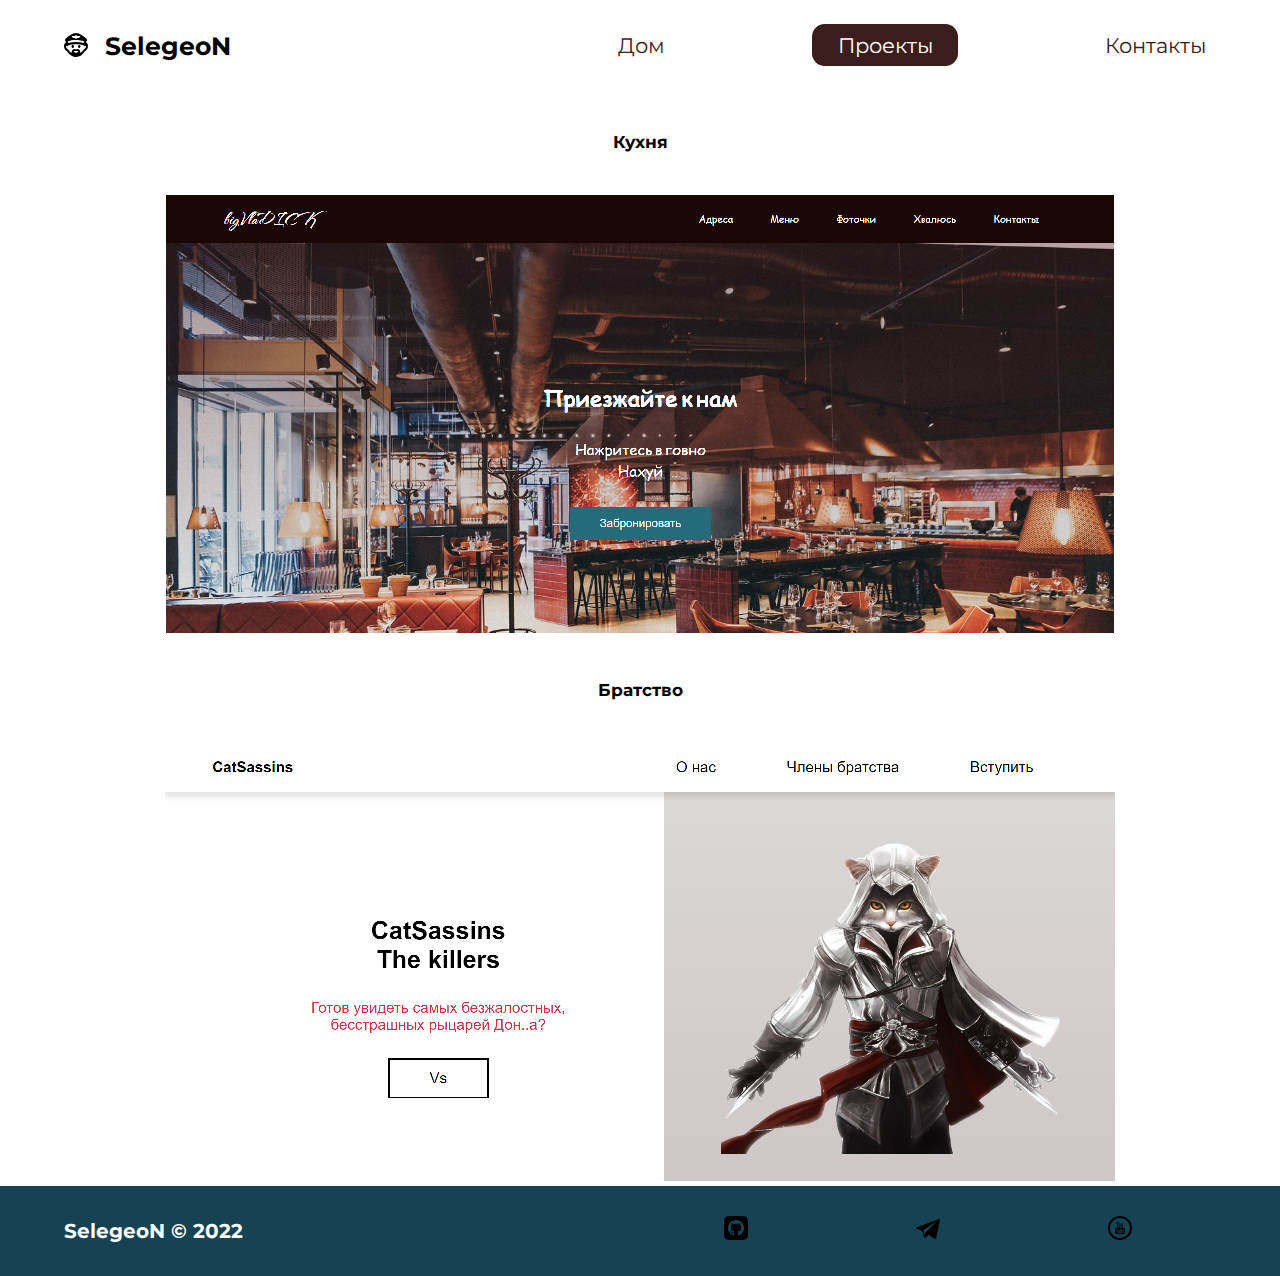
<file: projects/index.html>
<!DOCTYPE html>
<html lang="ru">
    <head>
        <meta charset="UTF-8">
        <meta http-equiv="X-UA-Compatible" content="IE=edge">
        <meta name="viewport" content="width=device-width, initial-scale=1.0">
        <meta name="description" content="Ну приветики зайчики!)">
        <meta name="robots" content="index,follow">
        <link rel="icon" href="../icons/iconmonstr-car-4.svg">
        <link rel="stylesheet" href="../styles/style.css">
        <link rel="preconnect" href="https://fonts.googleapis.com">
        <link rel="preconnect" href="https://fonts.gstatic.com" crossorigin>
        <link href="https://fonts.googleapis.com/css2?family=Montserrat:wght@100&display=swap" rel="stylesheet">
    </head>
    <body>
        <header class="main-head">
            <nav>
                <div class="logo">
                    <img src="../icons/iconmonstr-airport-20.svg" alt="captainlook">
                    <h1>SelegeoN</h1>
                </div>
                <ul>
                    <li>
                        <a href="../index.html">Дом</a>
                    </li>
                    <li>
                        <a class="active" href="projects/index.html">Проекты</a>
                    </li>
                    <li>
                        <a href="../contact/index.html">Контакты</a>
                    </li>
                </ul>
            </nav>
        </header>
        <section class="projects">
            <div class="kuxnya">
                <h2>Кухня</h2><a target="_blank" href="https://selegeon.github.io/firstprojrest/"><img src="../img/кухня.png" alt="kuxnya"></a>
            </div>
            <div class="bratstvo">
                <h2>Братство</h2><a target="_blank" href="https://selegeon.github.io/secondprojrest/"><img src="../img/братство.png" alt="bratstvo"></a>
            </div>
        </section>
        <footer><h4>
            SelegeoN &copy; 2022</h4>
            <ul>
                <li>
                    <a target="_blank" href="https://github.com/SelegeoN"><img src="../icons/iconmonstr-github-3.svg" alt="git"></a>
                </li>
                <li>
                    <a target="_blank" href="https://t.me/selegeon"><img src="../icons/iconmonstr-telegram-1.svg" alt="tg"></a>
                </li>
                <li>
                    <a target="_blank" href="https://www.youtube.com/watch?v=dQw4w9WgXcQ"><img src="../icons/iconmonstr-youtube-5.svg" alt="yt"></a>
                </li>
            </ul>
        </footer>
    </body>
</html>
</file>
<file: styles/style.css>
/* Global styles */
* {
  margin: 0;
  padding: 0;
  -webkit-box-sizing: border-box;
          box-sizing: border-box;
}

html {
  font-size: 62.5%;
  scroll-behavior: smooth;
}

body {
  font-family: "Montserrat", sans-serif;
}

h1 {
  font-size: 3rem;
}

li,
button,
label,
input,
a,
p {
  font-size: 2.5rem;
}

h2 {
  font-size: 2rem;
}

h3 {
  font-size: 2.7rem;
}

h4,
h5 {
  font-size: 2.4rem;
}

ul {
  list-style: none;
}

a {
  text-decoration: none;
  color: #3b1d1d;
}

.main-head {
  width: 95%;
  margin: 0 0 0 auto;
}

nav {
  display: -webkit-box;
  display: -ms-flexbox;
  display: flex;
  -webkit-box-pack: justify;
      -ms-flex-pack: justify;
          justify-content: space-between;
  -webkit-box-align: center;
      -ms-flex-align: center;
          align-items: center;
  -webkit-box-orient: horizontal;
  -webkit-box-direction: normal;
      -ms-flex-direction: row;
          flex-direction: row;
  min-height: 10vh;
  width: 60%;
  -ms-flex-wrap: wrap;
      flex-wrap: wrap;
}

nav .logo {
  display: -webkit-box;
  display: -ms-flexbox;
  display: flex;
  -webkit-box-pack: start;
      -ms-flex-pack: start;
          justify-content: flex-start;
  -webkit-box-align: center;
      -ms-flex-align: center;
          align-items: center;
  -webkit-box-orient: horizontal;
  -webkit-box-direction: normal;
      -ms-flex-direction: row;
          flex-direction: row;
  -webkit-box-flex: 1;
      -ms-flex: 1 1 10rem;
          flex: 1 1 10rem;
}

nav .logo h1 {
  margin: 2rem;
}

nav ul {
  display: -webkit-box;
  display: -ms-flexbox;
  display: flex;
  -ms-flex-pack: distribute;
      justify-content: space-around;
  -webkit-box-align: center;
      -ms-flex-align: center;
          align-items: center;
  -webkit-box-orient: horizontal;
  -webkit-box-direction: normal;
      -ms-flex-direction: row;
          flex-direction: row;
  -webkit-box-flex: 1;
      -ms-flex: 1 1 40rem;
          flex: 1 1 40rem;
}

.intro {
  min-height: 90vh;
  width: 90%;
  margin: auto;
  -ms-flex-wrap: wrap;
      flex-wrap: wrap;
  display: -webkit-box;
  display: -ms-flexbox;
  display: flex;
  -webkit-box-pack: justify;
      -ms-flex-pack: justify;
          justify-content: space-between;
  -webkit-box-align: center;
      -ms-flex-align: center;
          align-items: center;
  -webkit-box-orient: horizontal;
  -webkit-box-direction: normal;
      -ms-flex-direction: row;
          flex-direction: row;
}

.intro h3 {
  font-size: 6rem;
  padding: 2rem 0rem;
}

.intro p {
  padding-top: 2rem;
  color: #cf324c;
}

.intro-text h2 {
  font-size: 8rem;
  padding-top: 2rem;
  background: -webkit-gradient(linear, right top, left top, from(#a9b3af), to(#3eb2cf));
  background: linear-gradient(right, #a9b3af, #3eb2cf);
  -webkit-background-clip: text;
  -webkit-text-fill-color: transparent;
  display: inline-block;
}

.splash {
  position: absolute;
  top: 0%;
  right: 0%;
  height: 100%;
  z-index: -1;
}

.intro-social {
  margin-top: 4rem;
}

.intro-social a {
  margin-right: 5rem;
}

.active {
  background: #3b1d1d;
  color: white;
  padding: 1rem 3rem;
  border-radius: 1.5rem;
}

.intro-text,
.intro-images {
  -webkit-box-flex: 1;
      -ms-flex: 1 1 40rem;
          flex: 1 1 40rem;
}

#lefthand {
  -webkit-animation: hand 1.5s infinite alternate;
          animation: hand 1.5s infinite alternate;
  -webkit-transform-origin: bottom;
          transform-origin: bottom;
}

#righthand {
  -webkit-animation: hand 1.5s infinite alternate 0.5s;
          animation: hand 1.5s infinite alternate 0.5s;
}

#rightleg {
  -webkit-animation: leg 1.5s infinite alternate;
          animation: leg 1.5s infinite alternate;
}

#leftleg {
  -webkit-animation: leg 1.5s infinite alternate 0.5s;
          animation: leg 1.5s infinite alternate 0.5s;
  -webkit-transform-origin: bottom;
          transform-origin: bottom;
}

@-webkit-keyframes hand {
  from {
    -webkit-transform: translateX(0%);
            transform: translateX(0%);
  }
  to {
    -webkit-transform: translateX(-1%);
            transform: translateX(-1%);
  }
}

@keyframes hand {
  from {
    -webkit-transform: translateX(0%);
            transform: translateX(0%);
  }
  to {
    -webkit-transform: translateX(-1%);
            transform: translateX(-1%);
  }
}

@-webkit-keyframes leg {
  from {
    -webkit-transform: rotateZ(0deg);
            transform: rotateZ(0deg);
  }
  to {
    -webkit-transform: rotateZ(1deg);
            transform: rotateZ(1deg);
  }
}

@keyframes leg {
  from {
    -webkit-transform: rotateZ(0deg);
            transform: rotateZ(0deg);
  }
  to {
    -webkit-transform: rotateZ(1deg);
            transform: rotateZ(1deg);
  }
}

.projects {
  width: 90%;
  margin: auto;
  min-height: 90vh;
  display: -webkit-box;
  display: -ms-flexbox;
  display: flex;
  -webkit-box-pack: justify;
      -ms-flex-pack: justify;
          justify-content: space-between;
  -webkit-box-align: center;
      -ms-flex-align: center;
          align-items: center;
  -webkit-box-orient: horizontal;
  -webkit-box-direction: normal;
      -ms-flex-direction: row;
          flex-direction: row;
  text-align: center;
  -ms-flex-wrap: wrap;
      flex-wrap: wrap;
}

.projects h2 {
  margin: 5rem;
}

.kuxnya,
.bratstvo {
  -webkit-box-flex: 1;
      -ms-flex: 1 1 40rem;
          flex: 1 1 40rem;
}

.form-section {
  min-height: 80vh;
  display: -webkit-box;
  display: -ms-flexbox;
  display: flex;
  -webkit-box-pack: center;
      -ms-flex-pack: center;
          justify-content: center;
  -webkit-box-align: center;
      -ms-flex-align: center;
          align-items: center;
  -webkit-box-orient: horizontal;
  -webkit-box-direction: normal;
      -ms-flex-direction: row;
          flex-direction: row;
  margin-top: 3rem;
}

.form-section form {
  padding: 3rem 10rem;
  -webkit-box-shadow: 0px 10px 10px rgba(0, 0, 0, 0.2), 0px 20px 40px rgba(0, 0, 0, 0.2);
          box-shadow: 0px 10px 10px rgba(0, 0, 0, 0.2), 0px 20px 40px rgba(0, 0, 0, 0.2);
  display: -webkit-box;
  display: -ms-flexbox;
  display: flex;
  -webkit-box-pack: center;
      -ms-flex-pack: center;
          justify-content: center;
  -webkit-box-align: center;
      -ms-flex-align: center;
          align-items: center;
  -webkit-box-orient: vertical;
  -webkit-box-direction: normal;
      -ms-flex-direction: column;
          flex-direction: column;
  border-radius: 2rem;
}

.form-section form input,
.form-section form textarea {
  margin: 2rem;
}

.form-section form input:focus,
.form-section form textarea:focus {
  outline: 2px solid black;
}

.form-section form textarea {
  font-family: "montserrat", sans-serif;
  font-size: 2rem;
}

.form-section form button {
  font-family: "montserrat", sans-serif;
  font-size: 2rem;
  width: 100%;
  padding: 2rem;
  background: #154353;
  color: white;
}

.form-section form button:focus {
  background: #be4e4e;
}

footer {
  background: #154353;
  color: white;
  min-height: 10vh;
  padding: 0% 5%;
  display: -webkit-box;
  display: -ms-flexbox;
  display: flex;
  -webkit-box-pack: start;
      -ms-flex-pack: start;
          justify-content: flex-start;
  -webkit-box-align: center;
      -ms-flex-align: center;
          align-items: center;
  -webkit-box-orient: horizontal;
  -webkit-box-direction: normal;
      -ms-flex-direction: row;
          flex-direction: row;
}

footer ul {
  -webkit-box-flex: 1;
      -ms-flex: 1 1 40rem;
          flex: 1 1 40rem;
  display: -webkit-box;
  display: -ms-flexbox;
  display: flex;
  -ms-flex-pack: distribute;
      justify-content: space-around;
  -webkit-box-align: center;
      -ms-flex-align: center;
          align-items: center;
  -webkit-box-orient: horizontal;
  -webkit-box-direction: normal;
      -ms-flex-direction: row;
          flex-direction: row;
}

footer h4 {
  -webkit-box-flex: 1;
      -ms-flex: 1 1 40rem;
          flex: 1 1 40rem;
}

@media screen and (max-width: 1357px) {
  html {
    font-size: 53%;
  }
  .splash {
    display: none;
  }
  svg {
    width: 80%;
  }
  nav {
    width: 100%;
  }
}

@media screen and (max-width: 754px) {
  html {
    font-size: 30%;
  }
  svg {
    height: 55%;
  }
  .main-head {
    margin: 2rem;
  }
  nav .logo {
    display: -webkit-box;
    display: -ms-flexbox;
    display: flex;
    -webkit-box-pack: center;
        -ms-flex-pack: center;
            justify-content: center;
    -webkit-box-align: center;
        -ms-flex-align: center;
            align-items: center;
    -webkit-box-orient: vertical;
    -webkit-box-direction: normal;
        -ms-flex-direction: column;
            flex-direction: column;
    -webkit-box-flex: 1;
        -ms-flex: 1 1 20rem;
            flex: 1 1 20rem;
    margin-top: 2rem;
  }
  nav ul {
    -webkit-box-flex: 1;
        -ms-flex: 1 1 60rem;
            flex: 1 1 60rem;
    margin: 2rem 0rem;
  }
  .intro-text {
    margin-top: 5rem;
    text-align: center;
  }
  .intro-images {
    text-align: center;
  }
  .intro-social {
    display: -webkit-box;
    display: -ms-flexbox;
    display: flex;
    -webkit-box-pack: center;
        -ms-flex-pack: center;
            justify-content: center;
    -webkit-box-align: center;
        -ms-flex-align: center;
            align-items: center;
    -webkit-box-orient: horizontal;
    -webkit-box-direction: normal;
        -ms-flex-direction: row;
            flex-direction: row;
  }
  .intro-social a {
    margin: 2rem;
  }
  .kuxnya,
  .bratstvo {
    -webkit-box-flex: 1;
        -ms-flex: 1 1 50rem;
            flex: 1 1 50rem;
  }
  .kuxnya img,
  .bratstvo img {
    width: 100%;
    height: 100%;
  }
  form {
    padding: 0%;
    width: 100%;
  }
}
/*# sourceMappingURL=style.css.map */
</file>
